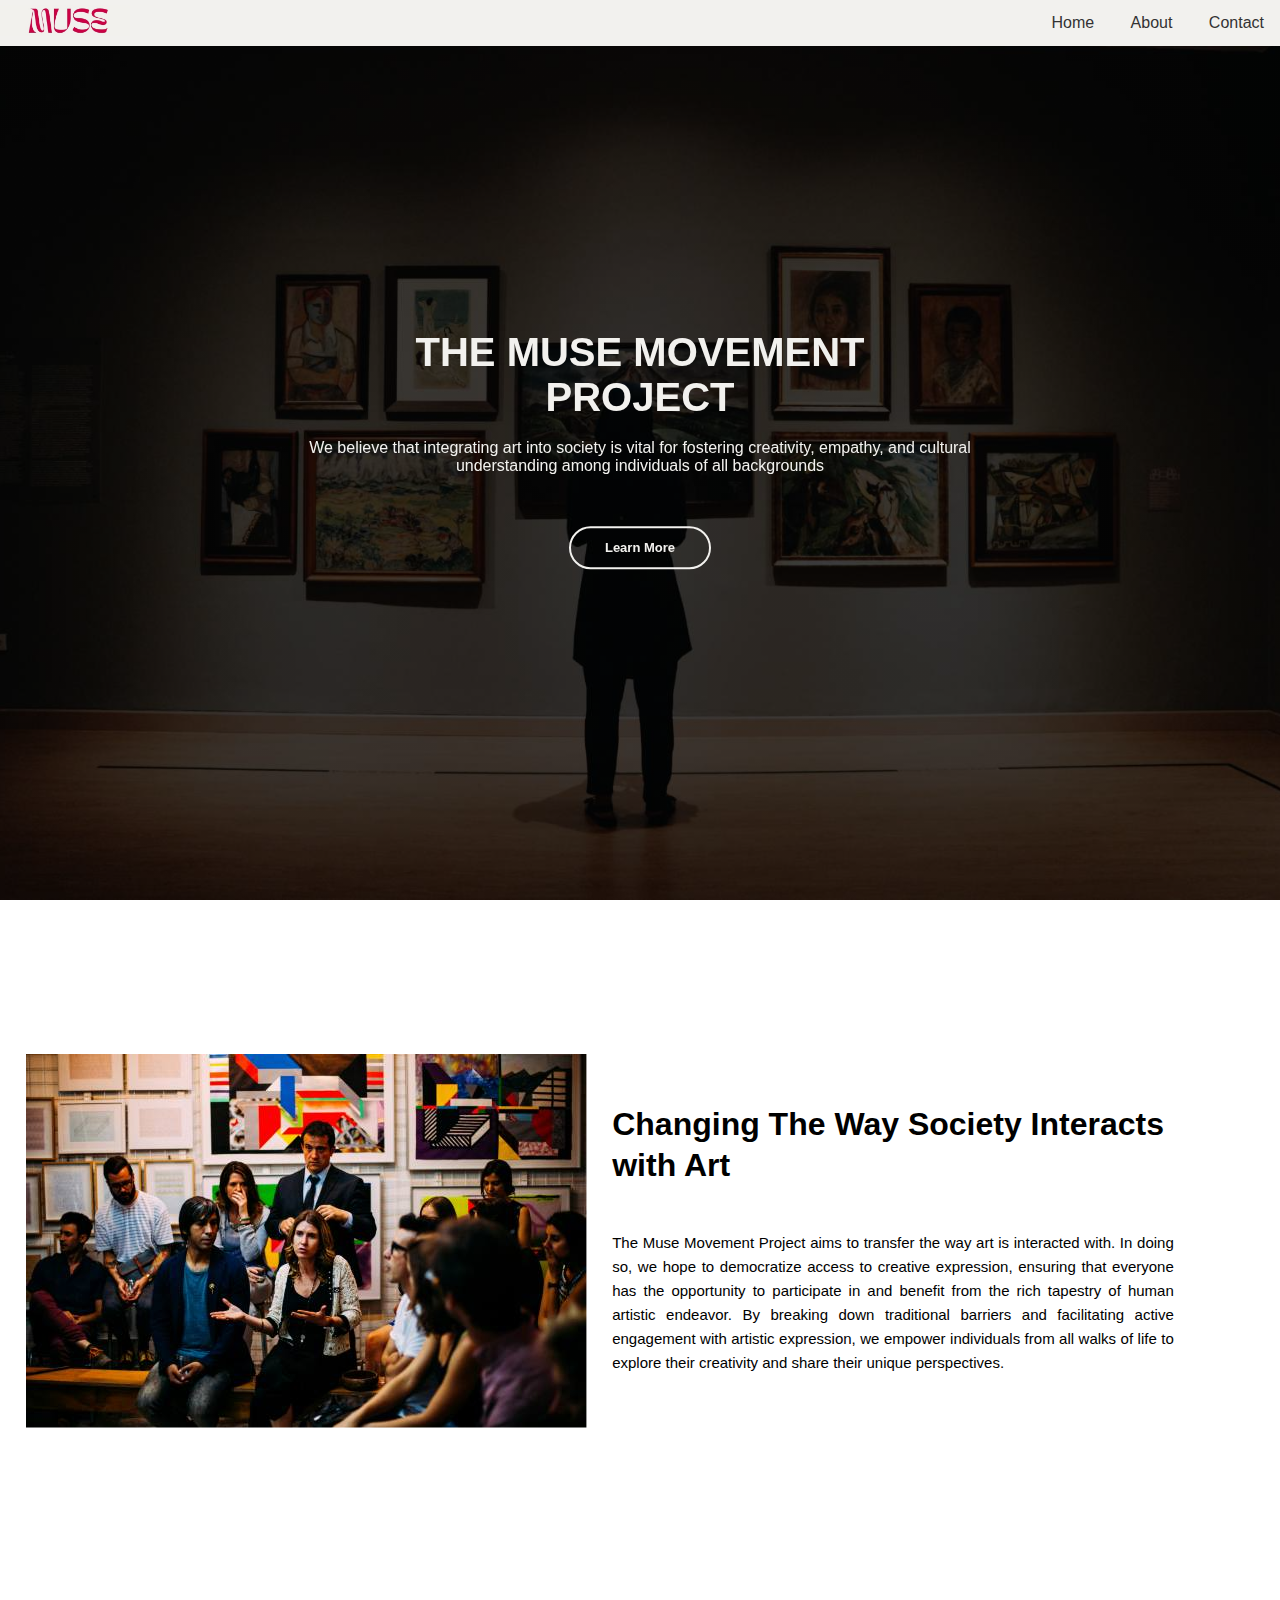
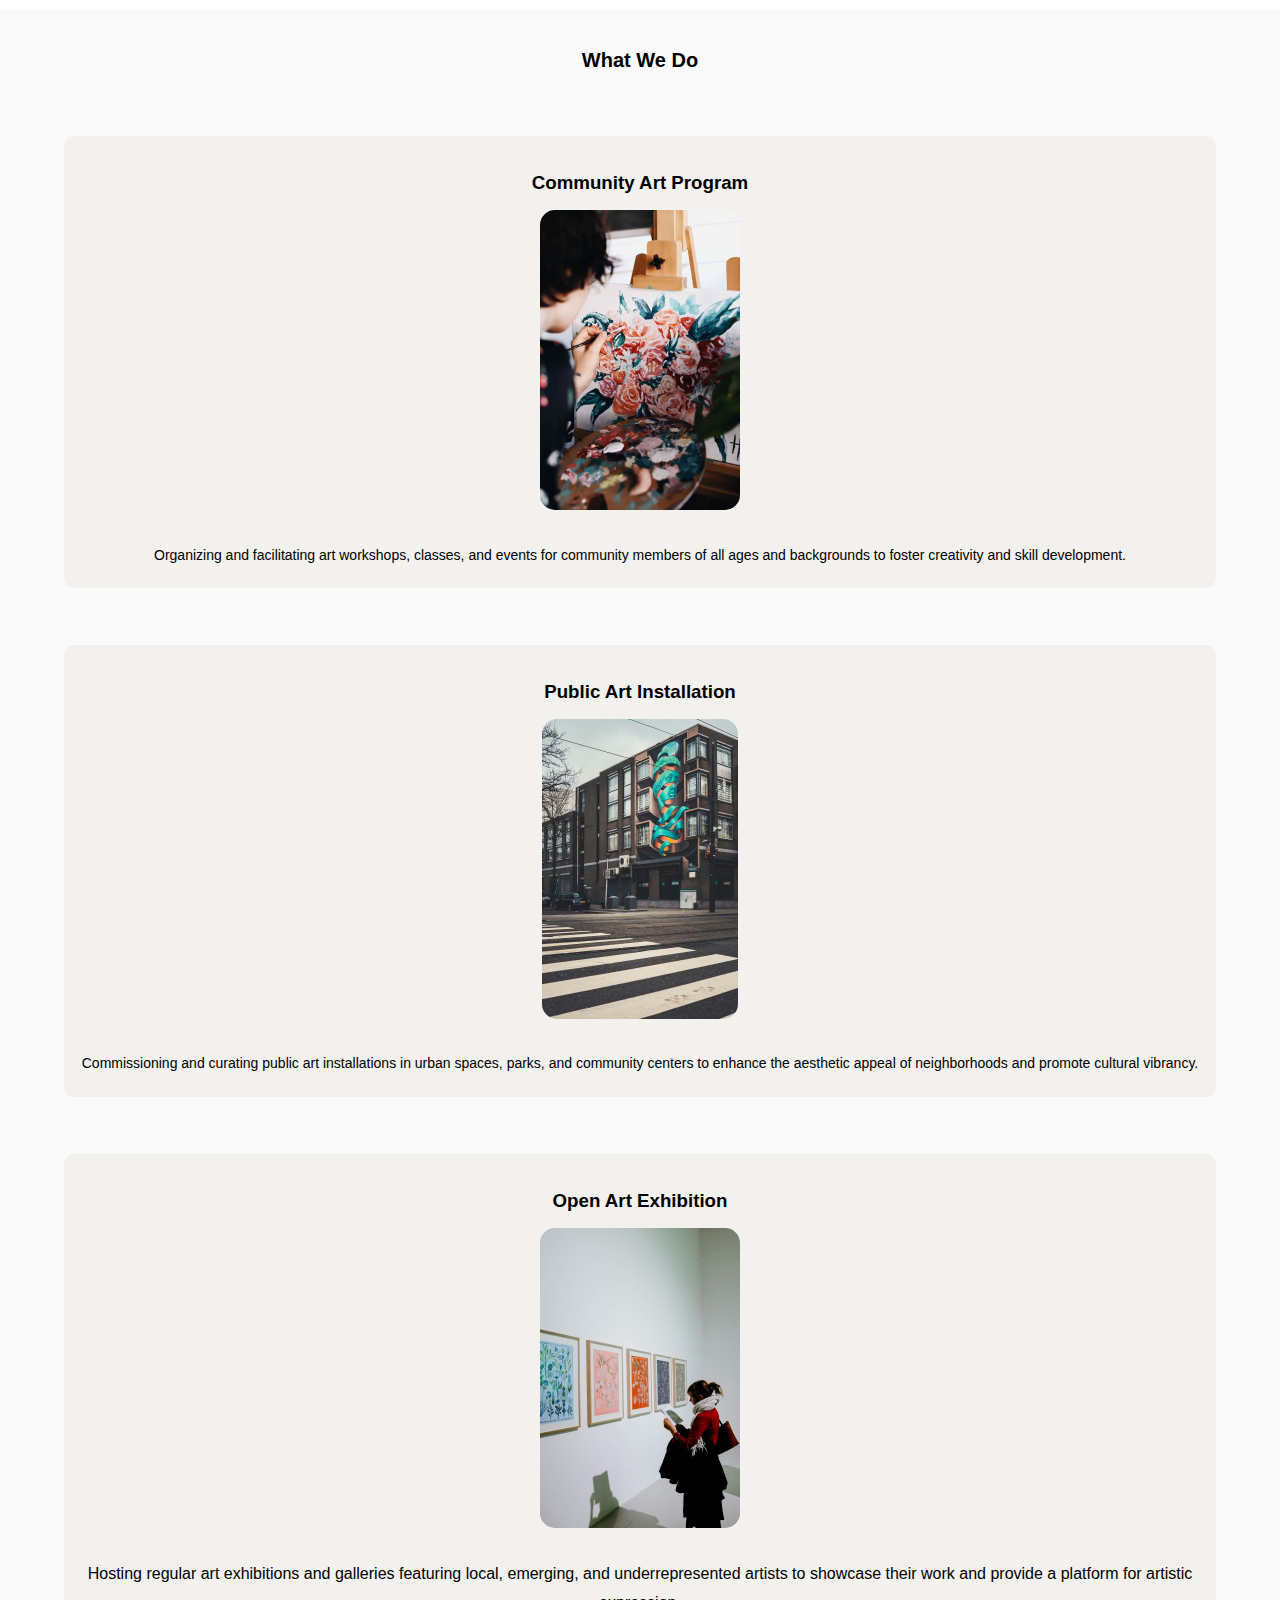
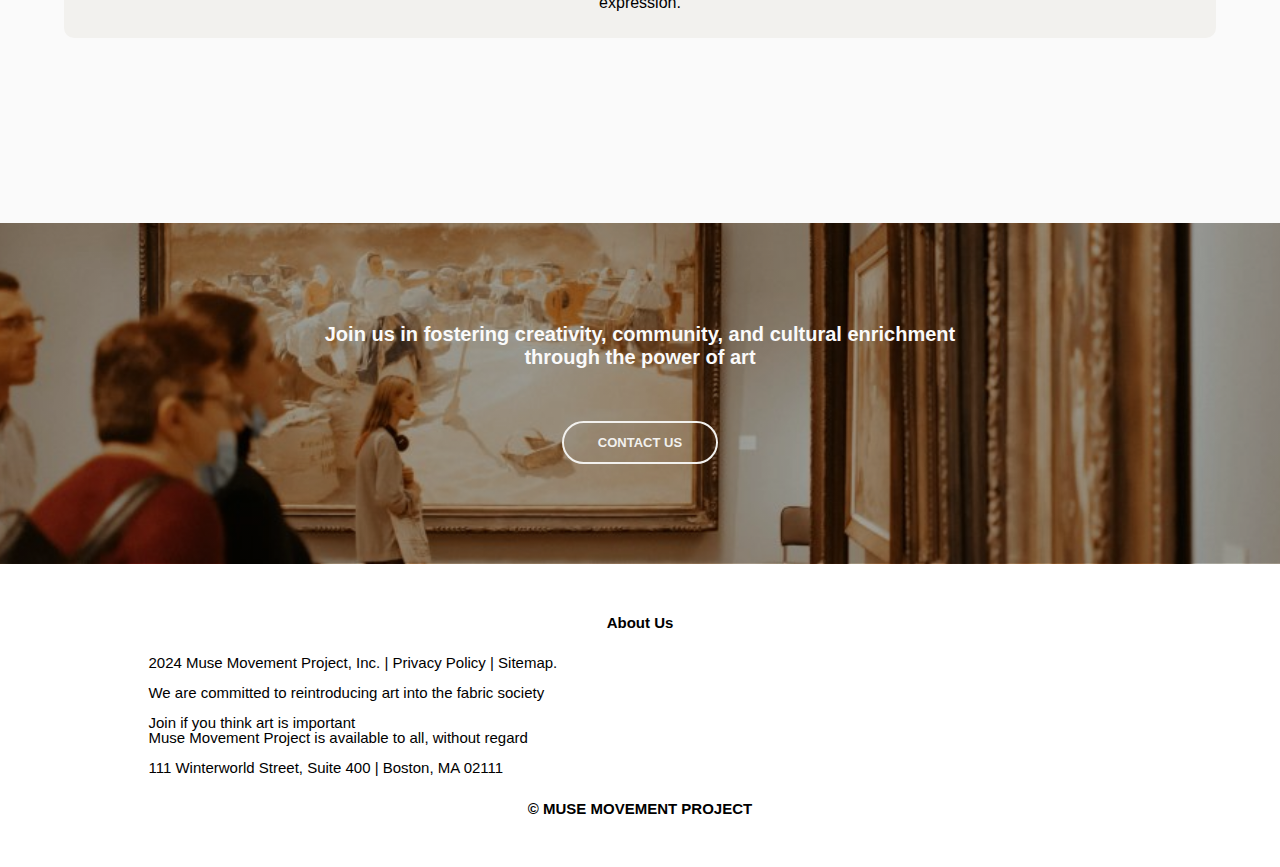
<file: index.html>
<!DOCTYPE html>
<html lang="en">
<head>
    <meta charset="UTF-8">
    <meta name="viewport" content="width=device-width, initial-scale=1.0">
    <title>Business Website</title>
    <link rel="stylesheet" href="style.css">
    <style type="text/css">
        /* banner  */
        .banner{
            width: 100%; 
            min-height: 100vh;
            background-image: linear-gradient(rgba(0,0,0,0.75), rgba(0,0,0,0.75)),url(img/hbanner.jpg);
            background-position: center; 
            background-repeat: no-repeat;
            background-size: cover;
            position: relative;
            margin-bottom: 10%;
        }
        .navbar{
            overflow: hidden;
            background-color: #f2f1ee;
            position: fixed;
            top: 0;
            width: 100%;
            justify-content: space-between;
        }
        .navbar-right{
            float: right;
        }
        .navbar ul li{
            list-style: none;
            display: inline-block;
        }
        .navbar ul li a{
            list-style: none;
            display: inline-block;
            /* display: flex; */
            color: #333;
            text-align: center;
            padding: 14px 16px;
            text-decoration: none;
            font: 17px;
        }
        .navbar a:hover{
            background-color: #cd0046;
            color: #333;
        }
        .logo{
            width: 130px;
            padding-bottom: 5px;
            padding-top: 5px;
            cursor: pointer;
            display: inline;
        }
        .home-heading{
            width: 100%;
            position: absolute;
            top: 50%;
            transform: translateY(-50%);
            color: #f2f1ee;
            text-align: center;
        }
        .home-heading h1{
            font-size: 40px;
            margin-bottom: 1.5%;
        }
        .button{
            display: inline-block;
            text-decoration: none;

            padding: 12px 34px;
            font-size: 13px;
            position: relative;
            text-align: center;
            border-radius: 25px;
            font-weight: bold;
            border: 2px solid #f2f1ee;
            background: transparent;
            color: #f2f1ee;
            cursor: pointer;
            margin-top: 4%;
        }
        .button:hover{
            background-color: #cd0046;
            border: 2px solid #cd0046;
        }

        /* first section  */
        .first-section{
            display: inline;
            margin-top: 20%;
            align-items: center;
            background-color: #ffff;
        }
        .first-section p{
            margin: 2%;
            text-align: justify;
            line-height: 1.6;
        }
        .first-section h1{
            margin-bottom: 4%;
            line-height: 1.3;
        }
        .hInteract{
            margin: 5%;
            padding: 20px;
            border-radius: 15px;
        }
        .imgInteract{
            height: 100%;
            max-width: 100%;
            float: left;
            margin-left: 8%;
            margin-right: 3%;
            padding-right: 10px;
            padding-bottom: 10px;
            border-radius: 15px;
        }

        /* recent event section  */
        .recent-events{
            margin: 0;
            text-align: center;
            padding-top: 40px;
            margin-top: 15%;
            padding-bottom: 10%;
            background-color: #fafafa;
        }
        .recent-events h1{
            font-size: 35px;
            font-weight: 600;
            margin-bottom: 5%;
        }
        .recent-events .row{
            margin-left: 5%;
            margin-right: 5%;
            margin-top: 2%;
            display: flex;
            justify-content: space-between;
            line-height: 1.8;
        }
        .recent-col p{
            font-size: 14px;
        }
        .recent-col{
            width: auto;
            background: #f2f1ee;
            border-radius: 10px;
            margin-bottom: 5%;
            padding: 20px 12px;
            box-sizing: border-box;
        }
        .recent-col h3{
            text-align: center;
            font-weight: 600;
            margin:10px 0;
        }
        .imgEvents{
            border-radius: 15px;
        }
        .recent-col:hover{
            box-shadow: 0 0 20px 0px rgba(0,0,0,0.2);
        }

        /* call to action  */
        .action-call{
            color: #fafafa;
            width: 100%;
            background-image: linear-gradient(rgba(0,0,0,0.3),rgba(0,0,0,0.3)), url(img/cta.jpg);
            background-size: cover;
            background-position: center;
            text-align: center;
            padding: 100px 0;
        }

        /* footer  */
        .foot .row{
            margin-left: 10%;
            margin-right: 10%;
            margin-top: 2%;
            display: flex;
            justify-content: space-between;
            line-height: 1;
            margin-bottom: 2%;
        }
        .footer{
            text-align: right;
        }
        .foot h4{
            text-align: center;
            margin-bottom: 2%;
            margin-top: 2%;
            font-weight: 600;
        }
        @media(max-width: 1350px){
            .first-section p{
                font-size: 15px;
                margin-left: 3%;
            }
            .first-section h1{
                margin-top: 5%;
                margin-left: 3%;
                padding: 0;
            }
            .recent-events h1{
                font-size: 20px;
            }
            .imgInteract{
                margin: 0;
                padding: 2%;
                max-width: 95%;
                height: auto;
            }
            .row{
                flex-direction: column;
            }
            .action-call h1{
                font-size: 20px;
            }
            .imgEvents{
                max-height: 300px;
                margin-bottom: 2%;
            }
            .foot{
                font-size: 15px;
                padding: 2%;
            }
        }

    </style>
</head>
<body>
    <!-- banner  -->
    <div class="banner">
        <div class="navbar">
            <div class="logo">
                <img src="img/logo.jpg" class="logo">             
            </div>
            <div class="navbar-right">
                <ul>
                    <li><a href="index.html">Home</a></li>
                    <li><a href="about.html">About</a></li>
                    <li><a href="contact.html">Contact</a></li>
                </ul>                
            </div>
        </div>
        <div class="home-heading">
            <h1>THE MUSE MOVEMENT <br/> PROJECT</h1>
            <p>We believe that integrating 
                art into society is vital for fostering creativity, 
                empathy, and cultural <br/>understanding among individuals of all backgrounds
            </p>
            <div>
                <a href="about.html" class="button">Learn More</a>
            </div>
        </div>
    </div>
    <!-- section about changing art  -->
    <div class="first-section">
        <img src="img/intereactPic.jpg" alt="People discussing" class="imgInteract">
        <div class="hInteract">
            <h1>Changing The Way Society Interacts with Art</h1>
            <p>The Muse Movement Project aims to transfer the way art is interacted with. In doing so, we hope to 
                democratize access to creative
                 expression, ensuring that everyone has the opportunity to participate in 
                 and benefit from the rich tapestry of human artistic endeavor. By breaking
                  down traditional barriers and facilitating active engagement with artistic 
                  expression, we empower individuals from all walks of life to explore their 
                  creativity and share their unique perspectives.
            </p>
        </div>
    </div>
    <!-- recent events  -->
    <div class="recent-events">
        <h1>What We Do</h1>
        <div class="row">
            <div class="recent-col">
                <h3>Community Art Program</h3>
                <img src="img/painting.jpg" alt="Woman paiting" class="imgEvents">
                <p>
                    Organizing and facilitating art workshops, classes, and events for community members of all ages
                     and backgrounds to foster creativity and skill development.
                </p>
            </div>
            <div class="recent-col">
                <h3>Public Art Installation</h3>
                <img src="img/install.jpg" alt="Woman paiting" class="imgEvents">
                <p>
                    Commissioning and curating public art installations in urban spaces, parks, and community centers to 
                    enhance the aesthetic appeal of neighborhoods and promote cultural vibrancy.
                </p>
            </div>
            <div class="recent-col">
                <h3>Open Art Exhibition</h3>
                <img src="img/gallery.jpg" alt="Gallery" class="imgEvents">
                <br>Hosting regular art exhibitions and galleries featuring local, emerging, and underrepresented artists to 
                showcase their work and provide a platform for artistic expression. 
                </p>
            </div>
        </div>
    </div>
    <!-- call to action  -->
    <div class="action-call">
        <h1>Join us in fostering creativity, community, 
            and cultural enrichment <br/>through the power of art</h1>
        <a class="button" href="contact.html">CONTACT US</a>
    </div>
    <!-- footer  -->
    <div class="foot">
        <h4>About Us</h4>
        <div class="row">
            <div class="footer" >
                <p ALIGN="left">2024 Muse Movement Project, Inc. | Privacy Policy | Sitemap.<br><br>We are committed to 
                    reintroducing art into the fabric society<br><br>Join if you think art is important</p>
            </div>
            <div class="footer">
                <p ALIGN="left"> Muse Movement Project is available to all, without regard<br><br>
                    111 Winterworld Street, Suite 400 | Boston, MA 02111</p>
            </div>
        </div>
        <h4>&copy; MUSE MOVEMENT PROJECT</h4>
    </div>
</body>
</html>
</file>
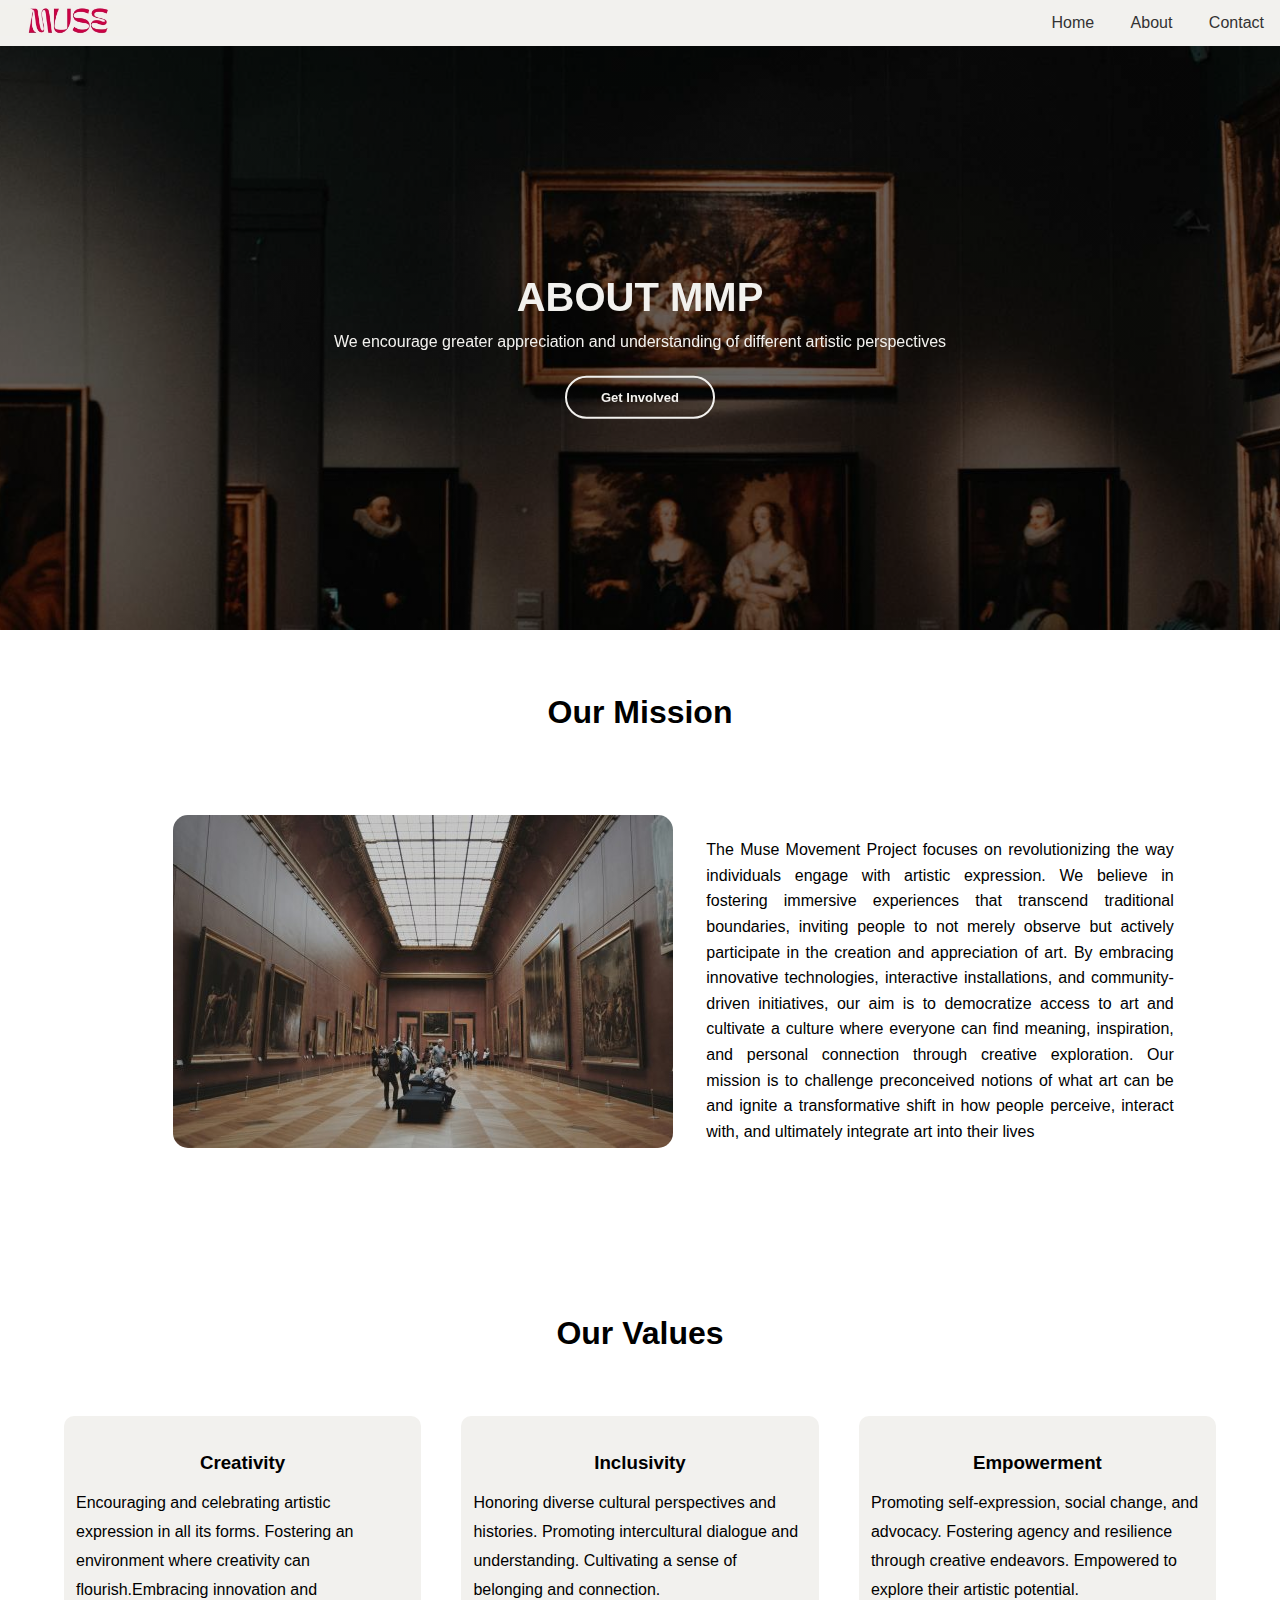
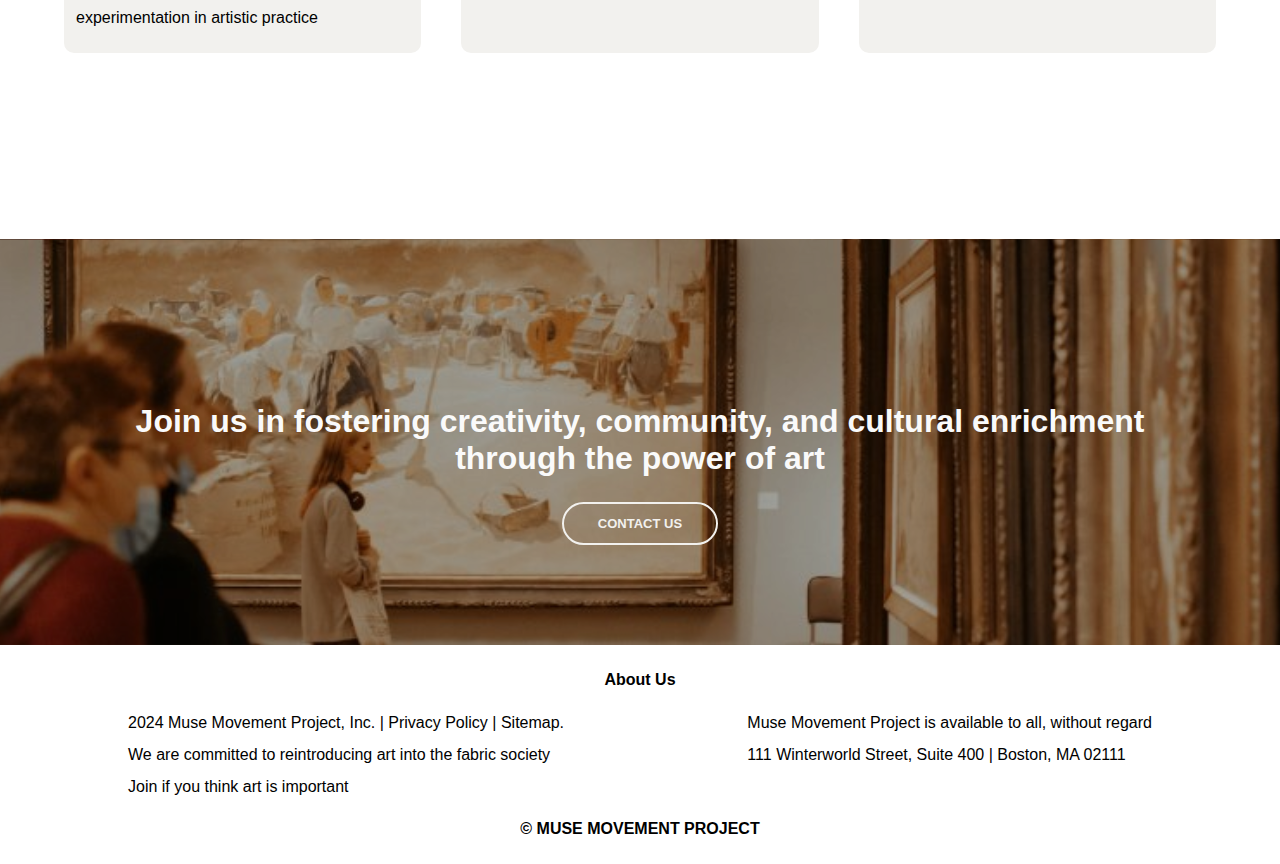
<file: about.html>
<!DOCTYPE html>
<html lang="en">
<head>
    <meta charset="UTF-8">
    <meta name="viewport" content="width=device-width, initial-scale=1.0">
    <title>Business Website</title>
    <link rel="stylesheet" href="style.css">
    <style type="text/css">
        /* banner  */
        .banner{
            width: 100%; 
            min-height: 70vh;
            background-image: linear-gradient(rgba(0,0,0,0.6), rgba(0,0,0,0.6)),url(img/habout.jpg);
            background-position: center; 
            background-repeat: no-repeat;
            background-size: cover;
            position: relative;
        }
        .navbar{
            overflow: hidden;
            background-color: #f2f1ee;
            position: fixed;
            top: 0;
            width: 100%;
            justify-content: space-between;
        }
        .navbar-right{
            float: right;
        }
        .navbar ul li{
            list-style: none;
            display: inline-block;
        }
        .navbar ul li a{
            list-style: none;
            display: inline-block;
            /* display: flex; */
            color: #333;
            text-align: center;
            padding: 14px 16px;
            text-decoration: none;
            font: 17px;
        }
        .navbar a:hover{
            background-color: #cd0046;
            color: #333;
        }
        .logo{
            width: 130px;
            padding-bottom: 5px;
            padding-top: 5px;
            cursor: pointer;
            display: inline;
        }
        .home-heading{
            width: 100%;
            position: absolute;
            top: 50%;
            transform: translateY(-50%);
            color: #f2f1ee;
            text-align: center;
        }
        .home-heading h1{
            font-size: 40px;
            margin-bottom: 1%;
        }
        .button{
            display: inline-block;
            text-decoration: none;
            padding: 12px 34px;
            font-size: 13px;
            position: relative;
            text-align: center;
            border-radius: 25px;
            font-weight: bold;
            border: 2px solid #f2f1ee;
            background: transparent;
            color: #f2f1ee;
            cursor: pointer;
            margin-top: 2%;
        }
        .button:hover{
            background-color: #cd0046;
            border: 2px solid #cd0046;
        }

        /* mission  */
        /* for whatever reason the mission h1 keeps going sideways */
        .mission{
            background-color: #fff;
            padding: 0;
            display: inline;
            margin-top: 20%;
            align-items: center;
        }
        .mission h1{
            text-align: center;
            margin-top: 5%;
            margin-bottom: 4%;
        }
        .mission-section p{
            margin: 2%;
            text-align: justify;
            line-height: 1.6;
        }
        .mis2{
            margin: 5%;
            padding: 20px;
            border-radius: 15px;
        }
        .mission-img{
            height: 100%;
            max-width: 100%;
            float: left;
            margin-left: 8%;
            margin-right: 3%;
            border-radius: 15px;
        }

        /* values  */
        .values{
            margin-bottom: 10%;
            margin-top: 10%;
        }
        h1{
            text-align: center;
            margin-top: 5%;
        }
        .values .row{
            display: flex;
            justify-content: space-between;
            line-height: 1.8;
            margin: 5%;
        }
        .val-col ul li{
            font-size: 14px;
            text-align: center;
        }
        .val-col{
            flex-basis: 31%;
            background: #f2f1ee;
            border-radius: 10px;
            margin-bottom: 5%;
            padding: 20px 12px;
            box-sizing: border-box;
        }
        .val-col h3{
            text-align: center;
            font-weight: 600;
            margin:10px 0;
        }
        .val-col:hover{
            box-shadow: 0 0 20px 0px rgba(0,0,0,0.2);
        }

        /* call to action  */
        .action-call{
            color: #fafafa;
            width: 100%;
            background-image: linear-gradient(rgba(0,0,0,0.3),rgba(0,0,0,0.3)), url(img/cta.jpg);
            background-size: cover;
            background-position: center;
            text-align: center;
            padding: 100px 0;
        }

        /* footer  */
        .foot .row{
            margin-left: 10%;
            margin-right: 10%;
            margin-top: 2%;
            display: flex;
            justify-content: space-between;
            line-height: 1;
            margin-bottom: 2%;
        }
        .footer{
            text-align: right;
        }
        .foot h4{
            text-align: center;
            margin-bottom: 2%;
            margin-top: 2%;
            font-weight: 600;
        }

        @media(max-width: 900px){
            .mission-section p{
                font-size: 15px;
                padding-left: 3%;
            }
            .mis2{
                margin-top: -5%;
            }
            .mission-img{
                margin: 0;
                height: 100%;
                max-width: 100%;
                padding: 2%;
                border-radius: 25px;
            }
            .row{
                flex-direction: column;
            }
            h1{
                margin-top: 5%;
            }
            .action-call h1{
                font-size: 20px;
            }
            .imgEvents{
                max-height: 300px;
                margin-bottom: 2%;
            } 
            .foot{
                font-size: 12px;
                padding: 2%;
            }
            .mission{
                font-size: 15px;
                display: flex;
            }
            .home-heading p{
                padding-left: 2%;
                padding-right: 2%;
            }
        }

    </style>
</head>
<body>
    <!-- banner  -->
    <div class="banner">
        <div class="navbar">
            <div class="logo">
                <img src="img/logo.jpg" class="logo">             
            </div>
            <div class="navbar-right">
                <ul>
                    <li><a href="index.html">Home</a></li>
                    <li><a href="about.html">About</a></li>
                    <li><a href="contact.html">Contact</a></li>
                </ul>                
            </div>
        </div>
        <div class="home-heading">
            <h1>ABOUT MMP</h1>
            <p>We encourage greater appreciation and understanding of different artistic perspectives
            </p>
            <div>
                <a href="contact.html" class="button">Get Involved</a>
            </div>
        </div>
    </div>
    <!-- mission  --> 
    <h1>Our Mission</h1>
    <div class="mission">
        <div class="mis2">
            <img src="img/mission.jpg" class="mission-img">
            <div class="mission-section">
                <p>The Muse Movement Project focuses on revolutionizing the way individuals engage with artistic expression.
                    We believe in fostering immersive experiences that transcend traditional boundaries, inviting people to 
                    not merely observe but actively participate in the creation and appreciation of art. By embracing 
                    innovative technologies, interactive installations, and community-driven initiatives, our aim is to 
                    democratize access to art and cultivate a culture where everyone can find meaning, inspiration, and 
                    personal connection through creative exploration. Our mission is to challenge preconceived notions 
                    of what art can be and ignite a transformative shift in how people perceive, interact with, and 
                    ultimately integrate art into their lives</p>
            </div>
        </div>
    </div>

    <!-- values  -->
    <div class="values">
        <h1>Our Values</h1>
        <div class="row">
            <div class="val-col">
                <h3>Creativity</h3>
                <p>Encouraging and celebrating artistic expression in all its forms. Fostering an environment where 
                    creativity can flourish.Embracing innovation and experimentation in artistic practice</p>
            </div>
            <div class="val-col">
                <h3>Inclusivity</h3>
                <p>Honoring diverse cultural perspectives and histories.
                    Promoting intercultural dialogue and understanding.
                    Cultivating a sense of belonging and connection.
                    </p>
            </div>
            <div class="val-col">
                <h3>Empowerment</h3>
                <p>Promoting self-expression, social change, and advocacy.
                    Fostering agency and resilience through creative endeavors.
                    Empowered to explore their artistic potential.
                    </p>
            </div>
        </div>
    </div>

    <!-- call to action  -->
    <div class="action-call">
        <h1>Join us in fostering creativity, community, 
            and cultural enrichment <br/>through the power of art</h1>
        <a class="button" href="contact.html">CONTACT US</a>
    </div>
    <!-- footer  -->
        <div class="foot">
            <h4>About Us</h4>
            <div class="row">
                <div class="footer" >
                    <p ALIGN="left">2024 Muse Movement Project, Inc. | Privacy Policy | Sitemap.<br><br>We are committed to 
                        reintroducing art into the fabric society<br><br>Join if you think art is important</p>
                </div>
                <div class="footer">
                    <p ALIGN="left"> Muse Movement Project is available to all, without regard<br><br>
                        111 Winterworld Street, Suite 400 | Boston, MA 02111</p>
                </div>
            </div>
            <h4>&copy; MUSE MOVEMENT PROJECT</h4>
    </div>
</body>
</html>
</file>
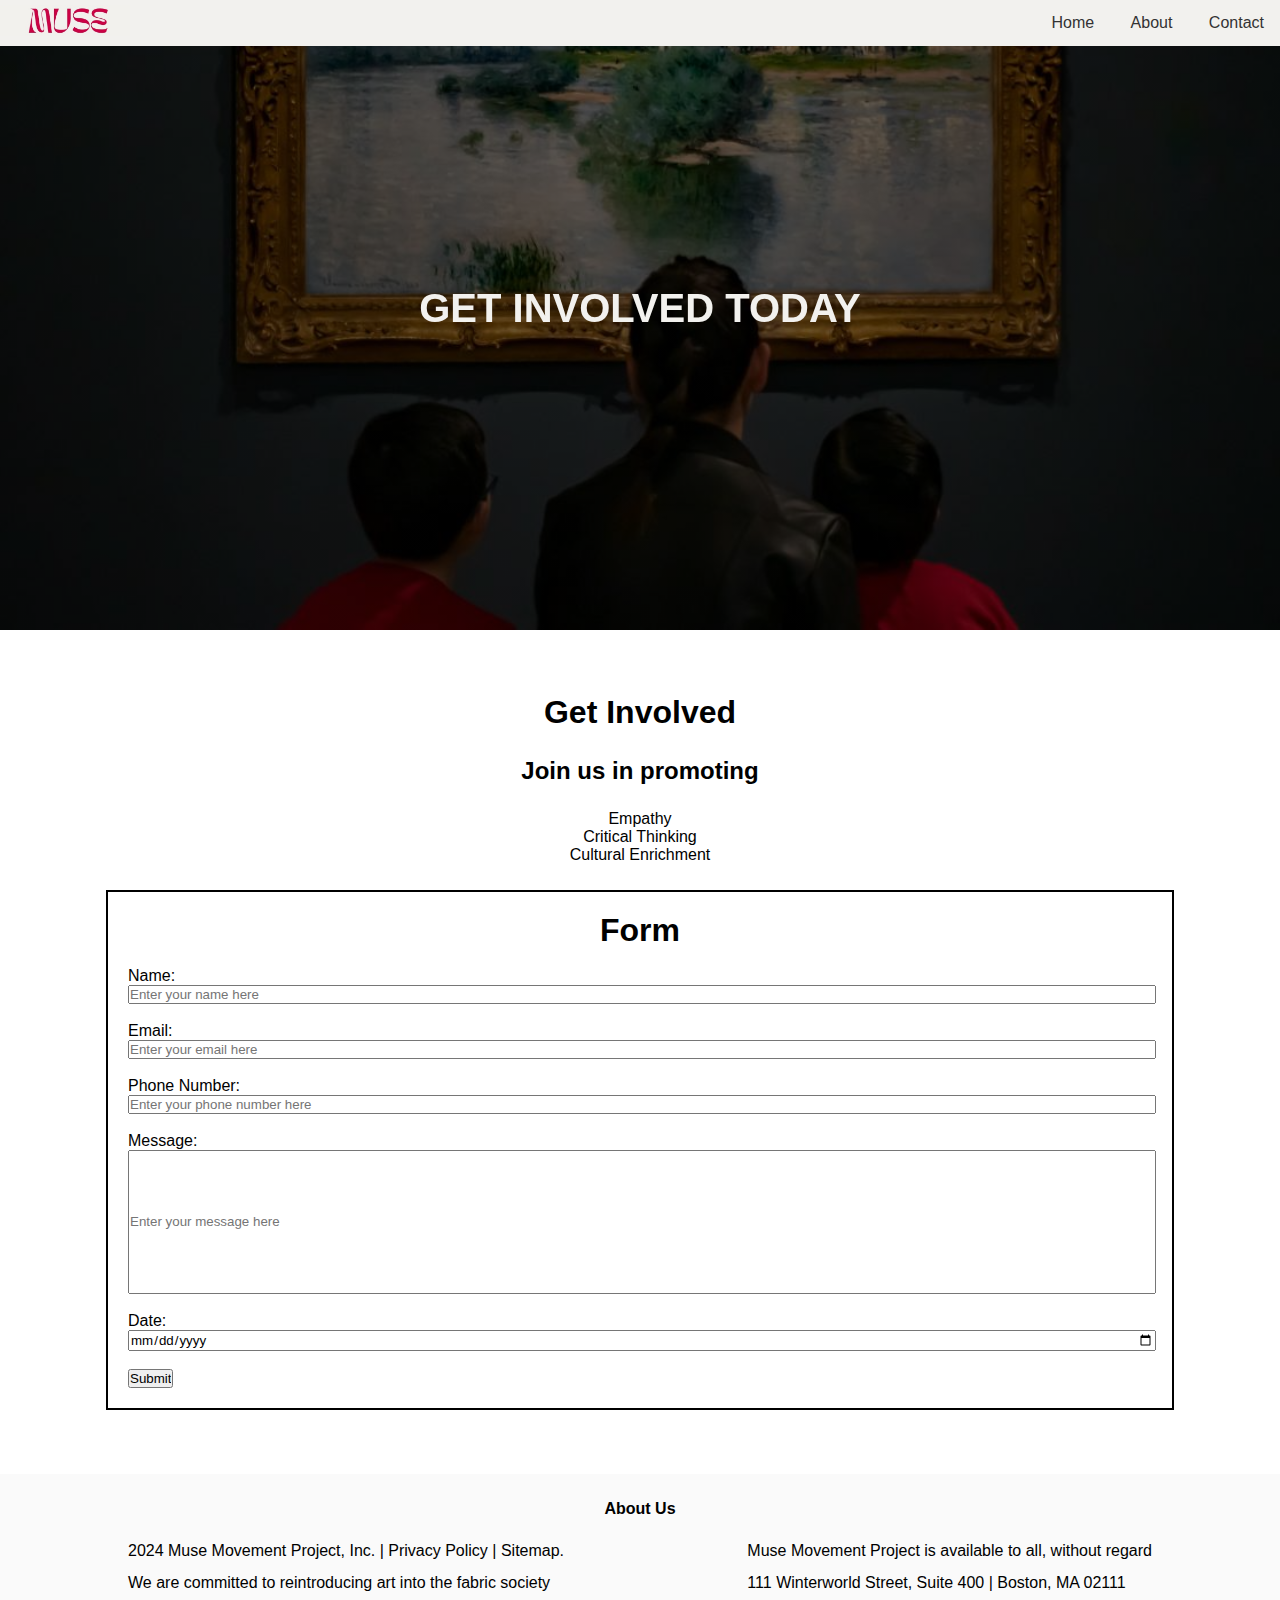
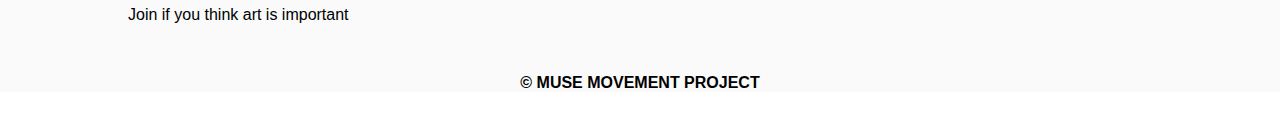
<file: contact.html>
<!DOCTYPE html>
<html lang="en">
<head>
    <meta charset="UTF-8">
    <meta name="viewport" content="width=device-width, initial-scale=1.0">
    <title>Business Website</title>
    <link rel="stylesheet" href="style.css">
    <style type="text/css">
        /* banner  */
        .banner{
            width: 100%; 
            min-height: 70vh;
            background-image: linear-gradient(rgba(0,0,0,0.6), rgba(0,0,0,0.6)),url(img/hcontact.jpg);
            background-position: center; 
            background-repeat: no-repeat;
            background-size: cover;
            position: relative;
            margin-bottom: 5%;
        }
        .navbar{
            overflow: hidden;
            background-color: #f2f1ee;
            position: fixed;
            top: 0;
            width: 100%;
            justify-content: space-between;
        }
        .navbar-right{
            float: right;
        }
        .navbar ul li{
            list-style: none;
            display: inline-block;
        }
        .navbar ul li a{
            list-style: none;
            display: inline-block;
            /* display: flex; */
            color: #333;
            text-align: center;
            padding: 14px 16px;
            text-decoration: none;
            font: 17px;
        }
        .navbar a:hover{
            background-color: #cd0046;
            color: #333;
        }
        .logo{
            width: 130px;
            padding-bottom: 5px;
            padding-top: 5px;
            cursor: pointer;
            display: inline;
        }
        .home-heading{
            width: 100%;
            position: absolute;
            top: 50%;
            transform: translateY(-50%);
            color: #f2f1ee;
            text-align: center;
        }
        .home-heading h1{
            font-size: 40px;
            margin-bottom: 1%;
        }
        .button{
            display: inline-block;
            text-decoration: none;
            padding: 12px 34px;
            font-size: 13px;
            position: relative;
            text-align: center;
            border-radius: 25px;
            font-weight: bold;
            border: 2px solid #f2f1ee;
            background: transparent;
            color: #f2f1ee;
            cursor: pointer;
            margin-top: 2%;
        }
        .button:hover{
            background-color: #cd0046;
            border: 2px solid #cd0046;
        }
        
        /* form  */
        .form-text h1{
            text-align: center;
        }
        .form-text h2{
            text-align: center;
            margin: 2% 2%;
        }
        .form-text ul li{
            text-align: center;
            list-style-type: square;
        }
        .form-text{
            margin-bottom: 2%;
        }
        .form h1{
            text-align: center;
        }
        .form{
            margin: auto;
            width: 80%;
            text-align: left;
            border-style: solid;
            border-width: 2px;
            padding: 20px 20px;
            margin-bottom: 5%;
        }
        #message-box{
            width: 100%;
            height: 140px;
        }
        #box{
            width: 100%;
        }
        /* footer  */
        .foot{
            background-color: #fafafa;
        }
        .foot .row{
            margin-left: 10%;
            margin-right: 10%;
            margin-top: 2%;
            display: flex;
            justify-content: space-between;
            line-height: 1;
            margin-bottom: 2%;
        }
        .footer{
            text-align: right;
        }
        .foot h4{
            padding-top: 2%;
            text-align: center;
            margin-bottom: 2%;
            margin-top: 2%;
            font-weight: 600;
        }
        @media(max-width:900px){
        .form{
            margin: auto;
            max-width: 95%;
            text-align: left;
            border-style: solid;
            border-width: 1px;
            padding: 20px 20px;
            margin-bottom: 2.5%;
        }
        .foot{
            font-size: 10px;
            padding: 2%;
        }
        .mission{
            font-size: 15px;
            display: flex;
        }
        }
    </style>
</head>
<body>
    <!-- banner  -->
    <div class="banner">
        <div class="navbar">
            <div class="logo">
                <img src="img/logo.jpg" class="logo">             
            </div>
            <div class="navbar-right">
                <ul>
                    <li><a href="index.html">Home</a></li>
                    <li><a href="about.html">About</a></li>
                    <li><a href="contact.html">Contact</a></li>
                </ul>                
            </div>
        </div>
        <div class="home-heading">
            <h1>GET INVOLVED TODAY</h1>
        </div>
    </div>
    <!-- form  -->
    <div class="form-text">
        <h1>Get Involved</h1>
        <h2>Join us in promoting</h2>
        <ul>
            <li>Empathy</li>
            <li>Critical Thinking</li>
            <li>Cultural Enrichment</li>
        </ul>
    </div>
    <div class="form">
        <h1>Form</h1>
        <br>
        <form method="get" action="#">
            <label>Name:</label>
            <br>
            <input type="text" placeholder="Enter your name here" id="box"/>
            <br>
            <br>
            <label>Email:</label>
            <br>
            <input type="text" placeholder="Enter your email here" id="box"/>
            <br>
            <br>
            <label>Phone Number:</label>
            <br>
            <input type="text" placeholder="Enter your phone number here" id="box"/>
            <br>
            <br>
            <label>Message:</label>
            <br>
            <input type="text" placeholder="Enter your message here" id="message-box"/>
            <br>
            <br>
            <label>Date:</label>
            <br>
            <input type="date" placeholder="Enter your message here" id="box"/>
            <br>
            <br>
            <input type="submit" value="Submit"/>
        </form>
    </div>
    <!-- footer  -->
    <div class="foot">
        <h4>About Us</h4>
        <div class="row">
            <div class="footer" >
                <p ALIGN="left">2024 Muse Movement Project, Inc. | Privacy Policy | Sitemap.<br><br>We are committed to 
                    reintroducing art into the fabric society<br><br>Join if you think art is important</p>
            </div>
            <div class="footer">
                <p ALIGN="left"> Muse Movement Project is available to all, without regard<br><br>
                    111 Winterworld Street, Suite 400 | Boston, MA 02111</p>
            </div>
        </div>
        <h4>&copy; MUSE MOVEMENT PROJECT</h4>
    </div>
</body>
</html>
</file>
<file: style.css>
*{
    margin:0; 
    padding:0; 
    font-family: sans-serif;
}
</file>
